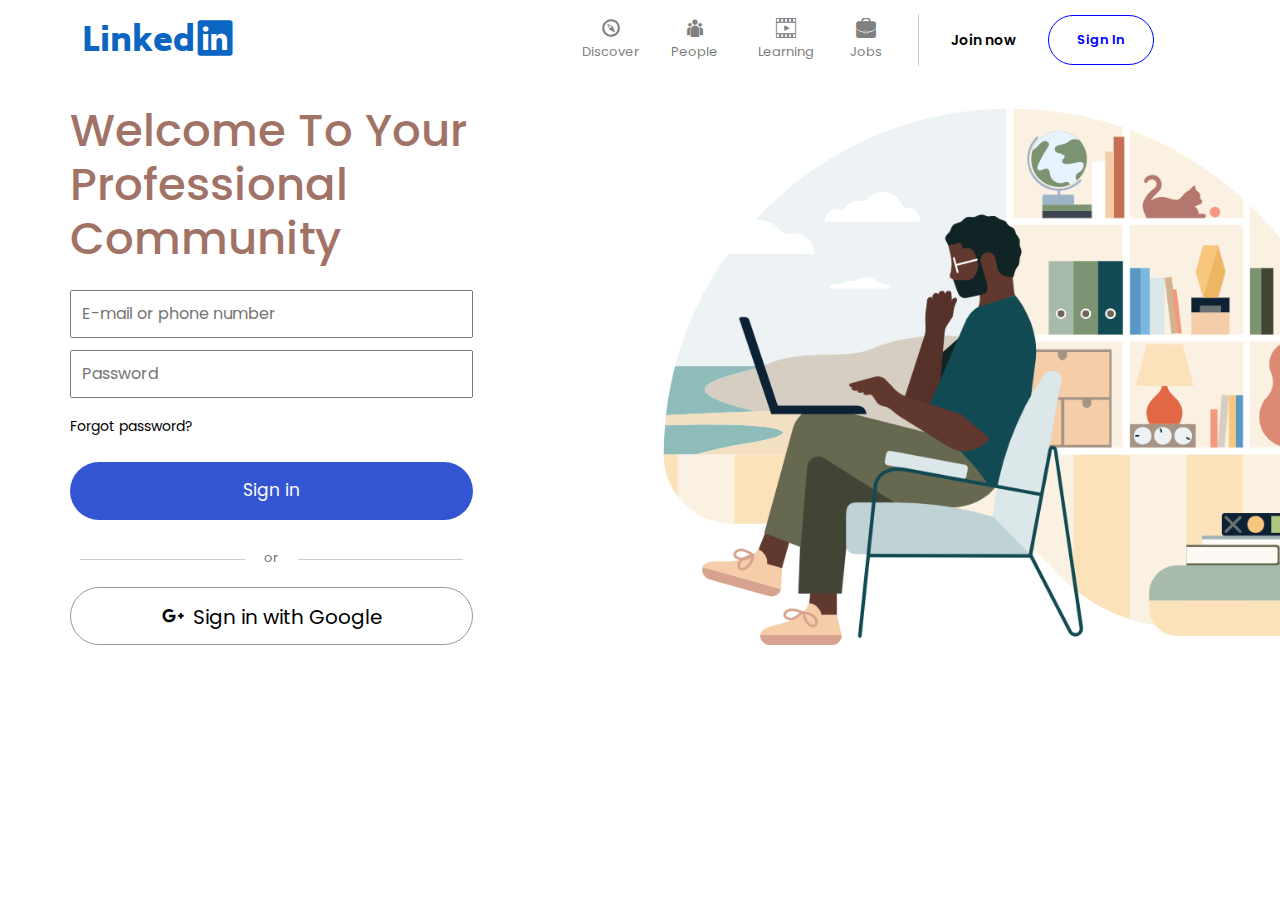
<file: index.html>
<!doctype html>
<html>
	<head>
		<title>sign</title>
		<meta charset="UTF-8">
		<meta name="viewport" content="width=device-width,initial-scale=1.0">
		<link href="image/linkedin-logo-3.png" rel="icon">
		<link rel="stylesheet" href="icofont/icofont.min.css">
		<link rel="stylesheet" href="css/bootstrap.min.css">
		<link rel="stylesheet" href="css/style.css">
	</head>
	<body>
		<section class="header bg-white mb-4">
			<div class="container">
				<nav class="navbar navbar-expand-lg">
				  <div class="container-fluid">
				  <div class="hdr-frt col-2 d-flex align-items-center" id="headlogo">
						<a class="logo-name fs-2 m-0 pt-2 text-decoration-none text-capitalize" href="#">linked</a>
						<a class="navbar-brand icon p-0 pb-1 m-0" href="#"><i class="icofont-linkedin"></i></a>
						<button class="navbar-toggler" type="button" data-bs-toggle="collapse" data-bs-target="#navbarSupportedContent" aria-controls="navbarSupportedContent" aria-expanded="false" aria-label="Toggle navigation">
						  <span class="navbar-toggler-icon"></span>
						</button>
					</div>
					<div class="col-7" id="headcont">
						<div class="collapse navbar-collapse bdr d-flex justify-content-end" id="navbarSupportedContent">
						  <ul class="navbar-nav m-0 p-1 mb-lg-0">
							<li class="nav-item text-center me-2">
							  <a class="nav-link pt-0 pb-0" title="Discover" href="#"><i class="icofont-compass fs-5 pt-1 text-primary"></i>
								<span class="m-0 text-primary fs-6 text-capitalize">discover</span></a>
							</li>
							<li class="nav-item text-center ms-2 me-3">
							  <a class="nav-link pt-0 pb-0" title="people" href="#"><i class="icofont-group fs-5 pt-1 text-primary"></i>
								<span class="m-0 fs-6 text-capitalize">People</span></a>
							</li>
							<li class="nav-item text-center ms-2 me-3">
							  <a class="nav-link pt-0 pb-0" title="Learning" href="#"><i class="icofont-video-alt fs-5 pt-1 text-primary"></i>
								<span class="m-0 text-primary fs-6 text-capitalize">learning</span></a>
							</li>
							<li class="nav-item text-center ms-1 me-4">
							  <a class="nav-link pt-0 pb-0" title="Jobs" href="#"><i class="icofont-bag-alt fs-5 pt-1 text-primary"></i>
								<span class="m-0 text-primary fs-6 text-capitalize">jobs</span></a>
							</li>
						  </ul>
						</div>
					</div>
					<div class="col-3 d-flex align-items-center">
						<div class="ps-2 m-0">
						  <span class="m-0 text-black d-inline-block text-capitalize rounded-pill pt-3 pb-3 ps-4 pe-4 bg-none join-back">join<span class="d-inline text-lowercase">&nbspnow</span></span></a>
						</div>
						<div class="butn m-0 ps-2">
						   <button id="swap" class="btn clr text-capitalize rounded-pill fs-6">sign in</button>
						</div>
					</div>
				  </div>
				</nav>
			</div>
		</section>
		<section class="sign-in" id="welcome">
			<div class="container">
				<div class="row">
					<div class="col-6 m-0">
						<h1 class="text-capitalize wel">welcome to your professional community</h1>
						<div id="clear">
							<form class="mt-4 f-width">
								<input title="enter your email" class="pad mb-2 w-100" type="email" id="loginmail" value="" placeholder="E-mail or phone number " required><br>
								<input title="enter your password" class="pad mt-1 w-100 position-relative" type="password" id="loginpassword" value="" placeholder="Password" maxlength=10 required>
								<!-- <span class="d-inline-block p-1 position-absolute text-muted rounded show">show</span> -->
								<div class="use text-start d-inline-block mt-3 mb-3">
									<a class="text-black" id="tochange" href="#">Forgot password?</a>
								</div>
								<div class="mt-2">
									<button id="get" class="sign-btn w-100 pt-3 pb-3 text-white text-capitalize rounded-pill">sign<span class="d-inline text-lowercase">&nbspin</span></button>
								</div>
								<div class="mt-2">
									<button id="create" class="sign-btn w-100 pt-3 pb-3 text-white text-capitalize rounded-pill none">sign<span class="d-inline text-lowercase">&nbspup</span></button>
								</div>
								<div class="or text-center d-flex align-items-center pt-1">
									<div class="line"></div>
									<p class="pt-3 pb-1 fs-6 text-muted">or</p>
									<div></div>
								</div>
								<div class="text-center border p-2 rounded-pill">
									<a class="text-decoration-none text-capitalize text-black fs-5" href="#"><i class="icofont-google-plus d-inline-block pe-2 pt-2 pb-2 fs-4"></i>sign<span class="d-inline text-lowercase">&nbspin</span><span class="d-inline text-lowercase">&nbspwith</span>&nbspgoogle</a>
								</div>
							</form>
						</div>
						<div id="sign-up" class="none">
							<form class="mt-4 f-width">
								<input title="enter your first name" class="mb-1 w-100 pt-2 pb-2 ps-1" type="text" id="Fname" value="" placeholder="firstname" required><br>
								<input title="enter your last name" class="mb-1 mt-1 w-100 pt-2 pb-2 ps-1" type="text" id="Lname" value="" placeholder="lastname" required><br>
								<input title="enter your email" class="mb-1 mt-1 w-100 pt-2 pb-2 ps-1" type="email" id="email" name="email" value="" placeholder="e-mail" required><br>
								<input title="enter your password" class="mb-1 mt-1 w-100 pt-2 pb-2 ps-1" type="password" id="password" name="password" value="" placeholder="password" maxlength=10 required><br>
								<input title="enter your conform password" class="mb-1 mt-1 w-100 pt-2 pb-2 ps-1" type="password" id="conpass" name="conpass" value="" placeholder="confirm password" maxlength=10 required><br>
								<label class="mb-1 mt-1 text-muted">Gender:</label>
								<input type="radio" id="gender" value="male" name="gender">
								<label for="gender">Male</label>
								<input type="radio" id="gender" value="female" name="gender">
								<label for="gender">Female</label><br>
								<input title="enter your date of birth" class="mb-1 mt-1 w-100 pt-2 pb-2 ps-1" type="date" id="date" value=""><br>
								<input type="tel" id="phone" class="mb-1 mt-1 w-100 pt-2 pb-2 ps-1" name="phone" value="" placeholder="Mobile number" pattern="[0-9]{3}-[0-9]{2}-[0-9]{3}" maxlength="10" required><br>
							</form>
							<div class="d-inline-block p-0 mt-2 me-2">
								<button id="got" class="sign-btn pt-3 pb-3 ps-4 pe-4 d-inline-block text-white text-capitalize rounded-pill">sign<span class="d-inline text-lowercase">&nbspup</button>
							</div>
							<div class="d-inline-block p-0 mt-2 ms-2">
								<button id="remove" class="sign-btn pt-3 pb-3 ps-4 pe-4 d-inline-block text-white text-capitalize rounded-pill">cancel</button>
							</div>
						</div>
						<div id="forgot" class="none">
							<form class="mt-4 f-width">
								<input class="mb-1 w-100 pt-2 pb-2 ps-1" title="enter your password" type="password" id="forgot_pass" value="" placeholder="password" required><br>
								<input class="mb-2 mt-2 w-100 pt-2 pb-2 ps-1" title="enter your conform password" type="password" id="forgot_confirm" value="" placeholder="confirm password" required><br>
							</form>
							<div class="d-inline-block p-0 mt-2">
								<button id="for_change" class="sign-btn pt-3 pb-3 ps-4 pe-4 d-inline-block text-white text-capitalize rounded-pill">submit</button>
							</div>
					   </div>
					 </div>
					 <div class="col-6 none">
					 </div>
				</div>
			</div>
		</section>
		
		<!------- header ------>
		<section class="none" id="combaine">
			<section class="header bg-white mb-3 position-fixed top-0 left-0 w-100">
				<div class="container">
					<nav class="navbar navbar-expand-lg p-0">
					  <div class="container-fluid">
					  <div class="hdr-frt col-3 d-flex align-items-center">
							<a class="navbar-brand icon p-0 m-0" href="#"><i class="icofont-linkedin"></i></a>
							<form class="m-0 ps-3">
								<input class="sch" type="search" placeholder="search">
							</form>
							<button class="navbar-toggler" type="button" data-bs-toggle="collapse" data-bs-target="#navbarSupportedContent" aria-controls="navbarSupportedContent" aria-expanded="false" aria-label="Toggle navigation">
							  <span class="navbar-toggler-icon"></span>
							</button>
						</div>
						<div class="col-6">
							<div class="collapse navbar-collapse bdr d-flex justify-content-end" id="navbarSupportedContent">
							  <ul class="navbar-nav mb-lg-0">
								<li class="nav-item text-center br-bottom">
								  <a class="nav-link position-relative" aria-current="page" title="Home" href="#"><i class="icofont-home fs-4 text-primary"></i>
									  <span class="position-absolute position-x translate-middle p-2 ring bg-danger border border-light rounded-circle">
										<span class="visually-hidden">New alerts</span>
									  </span>
									  <span class="m-0 text-primary fs-6 text-capitalize">home</span></a>
								</li>
								<li class="nav-item text-center ms-2 me-2 active">
								  <a class="nav-link" title="My network" href="#"><i class="icofont-group fs-4 text-primary"></i>
									<span class="m-0 fs-6 text-capitalize">my network</span></a>
								</li>
								<li class="nav-item text-center ms-2 me-2 br-bottom">
								  <a class="nav-link" title="Jobs" href="#"><i class="icofont-bag-alt fs-4 text-primary"></i>
									<span class="m-0 text-primary fs-6 text-capitalize">jobs</span></a>
								</li>
								<li class="nav-item text-center ms-2 me-2 br-bottom">
								  <a class="nav-link" title="Messaging" href="#"><i class="icofont-facebook-messenger fs-4 text-primary"></i>
									<span class="m-0 text-primary fs-6 text-capitalize">messaging</span></a>
								</li>
								<li class="nav-item text-center ms-2 me-2 br-bottom">
								  <a class="nav-link position-relative" title="Notification" href="#"><i class="icofont-notification fs-4 text-primary"></i>
									  <span class="position-absolute position translate-middle ps-1 pe-1 bg-danger border border-light rounded-pill">
										<span class="text-white font">24</span>
									  </span>
									  <span class="m-0 text-primary fs-6 text-capitalize">notification</span></a>
								</li>
								<li class="nav-item text-center pt ms-3 me-3 hover">
								  <img class="me" src="image/img-pro.jpg">
									  <a class="nav-link dropdown-toggle p-0 text-capitalize fs-6" href="#" role="button" data-bs-toggle="dropdown" aria-expanded="false">
										me
									  </a>
								</li>
							  </ul>
							</div>
						</div>
						<div class="col-3 d-flex">
							<div class="ps-3 hover m-0">
								<a class="none d-inline-block" title="Work" href="#"><i class="icofont-navigation-menu fs-4 text-primary text-center ps-2"></i>
									<span class="m-0 text-primary fs-6 text-capitalize text-center">
										<span class="nav-link dropdown-toggle m-0 text-primary fs-6 text-capitalize p-0" href="#" role="button" data-bs-toggle="dropdown" aria-expanded="false">
										work
										</span>
									</span>
								</a>
							</div>
							<a class="vip m-0" href="#">Get hired faster.<br>Try Premium free.</a>
							<div class="logout hover text-center">
								<a id="logout" class="none d-inline-block pt-1" href="#"><i class="icofont-logout fs-5 text-primary text-center"></i></a><span class="d-block fs-6 text-primary">logout</span>
						    </div>
						</div>
					  </div>
					</nav>
				</div>
			</section>
	   <!------ header ------->
	   <!------ banner ------->
			<section class="banner d-flex">
				<div class="container">
					<div class="row">
						<div class="col-4 p-0">
							<div class="h-100">
								<div class="aside pt-3">
									<h6 class="ps-3">Manage my network</h6>
									<!-- <h6 id="apply" class="ps-3"></h6> -->
									<ul class="p-0">
										<li><a class="text-decoration-none d-block text-muted mt-2 mb-2 ps-3" href="#"><i class="icofont-group-students pe-3 fs-4 pt-1 d-inline-block"></i>Connecions</a></li>
										<li><a class="text-decoration-none d-block text-muted mt-2 mb-2 ps-3" href="#"><i class="icofont-contacts pe-3 fs-4 pt-1 d-inline-block"></i>Contact</a></li>
										<li><a class="text-decoration-none d-block text-muted mt-2 mb-2 ps-3" href="#"><i class="icofont-student-alt pe-3 fs-4 pt-1 d-inline-block"></i>Following & Followers</a></li>
										<li><a class="text-decoration-none d-block text-muted mt-2 mb-2 ps-3" href="#"><i class="icofont-ui-calendar pe-3 fs-4 pt-1 d-inline-block"></i>Events</a></li>
										<li><a class="text-decoration-none d-block text-muted mt-2 mb-2 ps-3" href="#"><i class="icofont-page pe-3 fs-4 pt-1 d-inline-block"></i>Pages</a></li>
										<li><a class="text-decoration-none d-block text-muted mt-2 mb-2 ps-3" href="#"><i class="icofont-newspaper pe-3 fs-4 pt-1 d-inline-block"></i>Newsletter</a></li>
										<li><a class="text-decoration-none d-block text-muted mt-2 mb-2 ps-3" href="#"><i class="icofont-slack pe-3 fs-4 pt-1 d-inline-block"></i>hastags</a></li>
									</ul>
									<a class="text-decoration-none d-inline-block text-muted mt-1 mb-2 arrow p-1 ms-3" href="#">Show less<i class="icofont-curved-up ps-1 fs-5"></i></a>
								</div>
								<img src="image/aside-img.png" width="100%" height="auto">
							</div>
						</div>
						<div class="col-8">
							<div class="d-flex bnr-title justify-content-between ps-2 pe-2 pt-1 pb-1 bg-white rounded align-items-center mb-3">
								<p class="m-0">No pending invitations</p>
								<a class="m-0 text-decoration-none" href="#">Manage</a>
							</div>
							<div id="task">
								<div class="box-title w-100 pt-2 ps-3 pe-3 d-flex justify-content-between align-items-center">
									<p class="d-inline m-0">People who follow Velmurugan Seenipandian also follow</p>
									<a class="text-decoration-none m-0 text-muted see d-inline-block" href="">See all</a>
								</div>
							</div>
						</div>
					</div>
				</div>
			</section>
		</section>
	<!------ banner --------->
	<script src="js/bootstrap.bundle.min.js"></script>
	<script src="js/main.js"></script>
	</body>
</html>
</file>
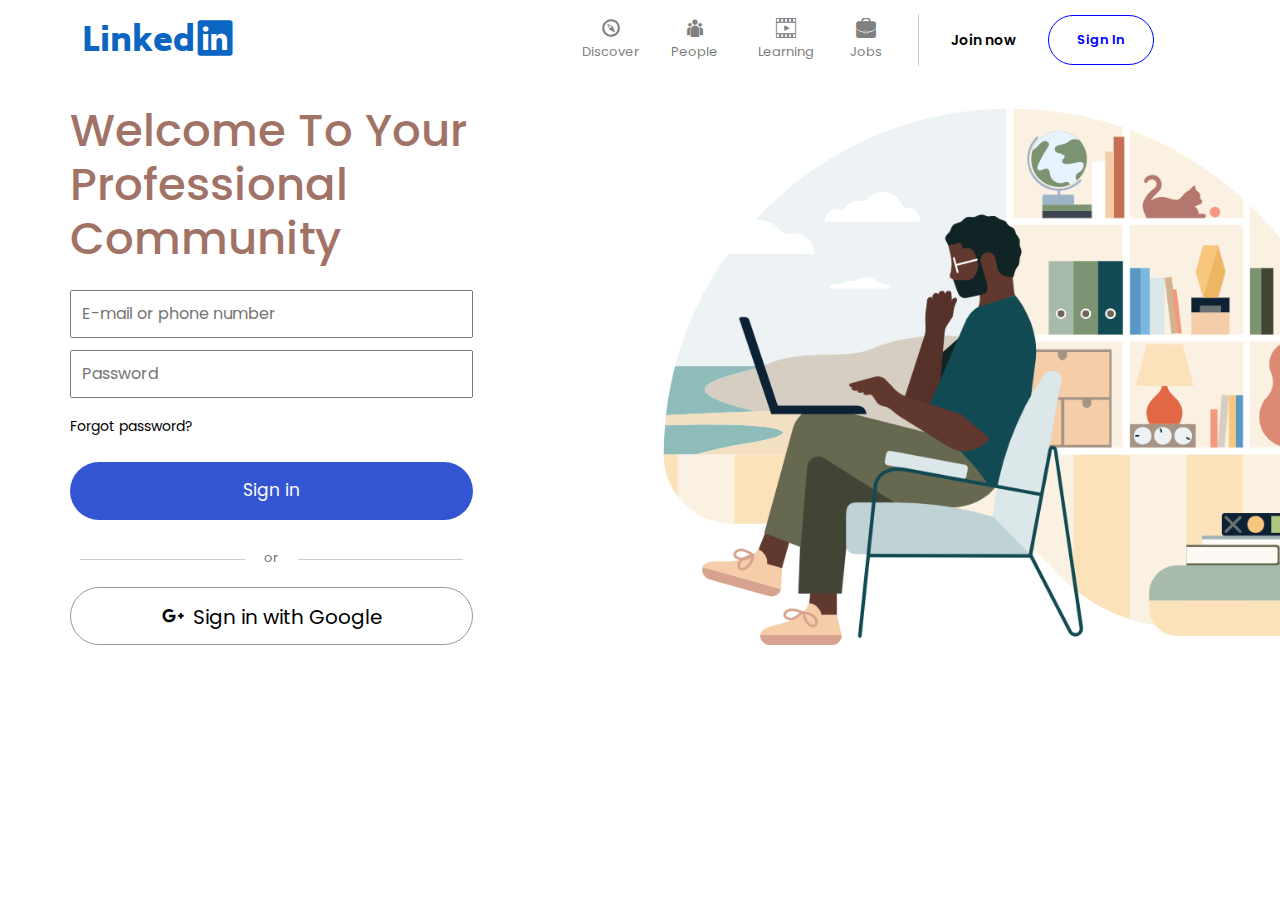
<file: index.html.html>
<!doctype html>
<html>
	<head>
		<title>sign</title>
		<meta charset="UTF-8">
		<meta name="viewport" content="width=device-width,initial-scale=1.0">
		<link href="image/linkedin-logo-3.png" rel="icon">
		<link rel="stylesheet" href="icofont/icofont.min.css">
		<link rel="stylesheet" href="css/bootstrap.min.css">
		<link rel="stylesheet" href="css/style.css">
	</head>
	<body>
		<section class="header bg-white mb-4">
			<div class="container">
				<nav class="navbar navbar-expand-lg">
				  <div class="container-fluid">
				  <div class="hdr-frt col-2 d-flex align-items-center" id="headlogo">
						<a class="logo-name fs-2 m-0 pt-2 text-decoration-none text-capitalize" href="#">linked</a>
						<a class="navbar-brand icon p-0 pb-1 m-0" href="#"><i class="icofont-linkedin"></i></a>
						<button class="navbar-toggler" type="button" data-bs-toggle="collapse" data-bs-target="#navbarSupportedContent" aria-controls="navbarSupportedContent" aria-expanded="false" aria-label="Toggle navigation">
						  <span class="navbar-toggler-icon"></span>
						</button>
					</div>
					<div class="col-7" id="headcont">
						<div class="collapse navbar-collapse bdr d-flex justify-content-end" id="navbarSupportedContent">
						  <ul class="navbar-nav m-0 p-1 mb-lg-0">
							<li class="nav-item text-center me-2">
							  <a class="nav-link pt-0 pb-0" title="Discover" href="#"><i class="icofont-compass fs-5 pt-1 text-primary"></i>
								<span class="m-0 text-primary fs-6 text-capitalize">discover</span></a>
							</li>
							<li class="nav-item text-center ms-2 me-3">
							  <a class="nav-link pt-0 pb-0" title="people" href="#"><i class="icofont-group fs-5 pt-1 text-primary"></i>
								<span class="m-0 fs-6 text-capitalize">People</span></a>
							</li>
							<li class="nav-item text-center ms-2 me-3">
							  <a class="nav-link pt-0 pb-0" title="Learning" href="#"><i class="icofont-video-alt fs-5 pt-1 text-primary"></i>
								<span class="m-0 text-primary fs-6 text-capitalize">learning</span></a>
							</li>
							<li class="nav-item text-center ms-1 me-4">
							  <a class="nav-link pt-0 pb-0" title="Jobs" href="#"><i class="icofont-bag-alt fs-5 pt-1 text-primary"></i>
								<span class="m-0 text-primary fs-6 text-capitalize">jobs</span></a>
							</li>
						  </ul>
						</div>
					</div>
					<div class="col-3 d-flex align-items-center">
						<div class="ps-2 m-0">
						  <span class="m-0 text-black d-inline-block text-capitalize rounded-pill pt-3 pb-3 ps-4 pe-4 bg-none join-back">join<span class="d-inline text-lowercase">&nbspnow</span></span></a>
						</div>
						<div class="butn m-0 ps-2">
						   <button id="swap" class="btn clr text-capitalize rounded-pill fs-6">sign in</button>
						</div>
					</div>
				  </div>
				</nav>
			</div>
		</section>
		<section class="sign-in" id="welcome">
			<div class="container">
				<div class="row">
					<div class="col-6 m-0">
						<h1 class="text-capitalize wel">welcome to your professional community</h1>
						<div id="clear">
							<form class="mt-4 f-width">
								<input title="enter your email" class="pad mb-2 w-100" type="email" id="loginmail" value="" placeholder="E-mail or phone number " required><br>
								<input title="enter your password" class="pad mt-1 w-100 position-relative" type="password" id="loginpassword" value="" placeholder="Password" maxlength="10" required>
								<!-- <span class="d-inline-block p-1 position-absolute text-muted rounded show">show</span> -->
								<div class="use text-start d-inline-block mt-3 mb-3">
									<a class="text-black" id="tochange" href="#">Forgot password?</a>
								</div>
								<div class="mt-2">
									<button id="get" class="sign-btn w-100 pt-3 pb-3 text-white text-capitalize rounded-pill">sign<span class="d-inline text-lowercase">&nbspin</span></button>
								</div>
								<div class="mt-2">
									<button id="create" class="sign-btn w-100 pt-3 pb-3 text-white text-capitalize rounded-pill none">sign<span class="d-inline text-lowercase">&nbspup</span></button>
								</div>
								<div class="or text-center d-flex align-items-center pt-1">
									<div class="line"></div>
									<p class="pt-3 pb-1 fs-6 text-muted">or</p>
									<div></div>
								</div>
								<div class="text-center border p-2 rounded-pill">
									<a class="text-decoration-none text-capitalize text-black fs-5" href="#"><i class="icofont-google-plus d-inline-block pe-2 pt-2 pb-2 fs-4"></i>sign<span class="d-inline text-lowercase">&nbspin</span><span class="d-inline text-lowercase">&nbspwith</span>&nbspgoogle</a>
								</div>
							</form>
						</div>
						<div id="sign-up" class="none">
							<form class="mt-4 f-width">
								<input title="enter your first name" class="mb-1 w-100 pt-2 pb-2 ps-1" type="text" id="Fname" value="" placeholder="firstname" required><br>
								<input title="enter your last name" class="mb-1 mt-1 w-100 pt-2 pb-2 ps-1" type="text" id="Lname" value="" placeholder="lastname" required><br>
								<input title="enter your email" class="mb-1 mt-1 w-100 pt-2 pb-2 ps-1" type="email" id="email" name="email" value="" placeholder="e-mail" required><br>
								<input title="enter your password" class="mb-1 mt-1 w-100 pt-2 pb-2 ps-1" type="password" id="password" name="password" value="" placeholder="password" maxlength="10" required><br>
								<input title="enter your conform password" class="mb-1 mt-1 w-100 pt-2 pb-2 ps-1" type="password" id="conpass" name="conpass" value="" placeholder="confirm password" maxlength="10" required><br>
								<label class="mb-1 mt-1 text-muted">Gender:</label>
								<input type="radio" id="gender" value="male" name="gender">
								<label for="gender">Male</label>
								<input type="radio" id="gender" value="female" name="gender">
								<label for="gender">Female</label><br>
								<input title="enter your date of birth" class="mb-1 mt-1 w-100 pt-2 pb-2 ps-1" type="date" id="date" value=""><br>
								<input type="tel" id="phone" class="mb-1 mt-1 w-100 pt-2 pb-2 ps-1" name="phone" value="" placeholder="Mobile number" pattern="[0-9]{3}-[0-9]{2}-[0-9]{3}" maxlength="10" required><br>
							</form>
							<div class="d-inline-block p-0 mt-2 me-2">
								<button id="got" class="sign-btn pt-3 pb-3 ps-4 pe-4 d-inline-block text-white text-capitalize rounded-pill">sign<span class="d-inline text-lowercase">&nbspup</button>
							</div>
							<div class="d-inline-block p-0 mt-2 ms-2">
								<button id="remove" class="sign-btn pt-3 pb-3 ps-4 pe-4 d-inline-block text-white text-capitalize rounded-pill">cancel</button>
							</div>
						</div>
						<div id="forgot" class="none">
							<form class="mt-4 f-width">
								<input class="mb-1 w-100 pt-2 pb-2 ps-1" title="enter your password" type="password" id="forgot_pass" value="" placeholder="password" required><br>
								<input class="mb-2 mt-2 w-100 pt-2 pb-2 ps-1" title="enter your conform password" type="password" id="forgot_confirm" value="" placeholder="confirm password" required><br>
							</form>
							<div class="d-inline-block p-0 mt-2">
								<button id="for_change" class="sign-btn pt-3 pb-3 ps-4 pe-4 d-inline-block text-white text-capitalize rounded-pill">submit</button>
							</div>
					   </div>
					 </div>
					 <div class="col-6 none">
					 </div>
				</div>
			</div>
		</section>
		
		<!------- header ------>
		<section class="none" id="combaine">
			<section class="header bg-white mb-3 position-fixed top-0 left-0 w-100">
				<div class="container">
					<nav class="navbar navbar-expand-lg p-0">
					  <div class="container-fluid">
					  <div class="hdr-frt col-3 d-flex align-items-center">
							<a class="navbar-brand icon p-0 m-0" href="#"><i class="icofont-linkedin"></i></a>
							<form class="m-0 ps-3">
								<input class="sch" type="search" placeholder="search">
							</form>
							<button class="navbar-toggler" type="button" data-bs-toggle="collapse" data-bs-target="#navbarSupportedContent" aria-controls="navbarSupportedContent" aria-expanded="false" aria-label="Toggle navigation">
							  <span class="navbar-toggler-icon"></span>
							</button>
						</div>
						<div class="col-6">
							<div class="collapse navbar-collapse bdr d-flex justify-content-end" id="navbarSupportedContent">
							  <ul class="navbar-nav mb-lg-0">
								<li class="nav-item text-center br-bottom">
								  <a class="nav-link position-relative" aria-current="page" title="Home" href="#"><i class="icofont-home fs-4 text-primary"></i>
									  <span class="position-absolute position-x translate-middle p-2 ring bg-danger border border-light rounded-circle">
										<span class="visually-hidden">New alerts</span>
									  </span>
									  <span class="m-0 text-primary fs-6 text-capitalize">home</span></a>
								</li>
								<li class="nav-item text-center ms-2 me-2 active">
								  <a class="nav-link" title="My network" href="#"><i class="icofont-group fs-4 text-primary"></i>
									<span class="m-0 fs-6 text-capitalize">my network</span></a>
								</li>
								<li class="nav-item text-center ms-2 me-2 br-bottom">
								  <a class="nav-link" title="Jobs" href="#"><i class="icofont-bag-alt fs-4 text-primary"></i>
									<span class="m-0 text-primary fs-6 text-capitalize">jobs</span></a>
								</li>
								<li class="nav-item text-center ms-2 me-2 br-bottom">
								  <a class="nav-link" title="Messaging" href="#"><i class="icofont-facebook-messenger fs-4 text-primary"></i>
									<span class="m-0 text-primary fs-6 text-capitalize">messaging</span></a>
								</li>
								<li class="nav-item text-center ms-2 me-2 br-bottom">
								  <a class="nav-link position-relative" title="Notification" href="#"><i class="icofont-notification fs-4 text-primary"></i>
									  <span class="position-absolute position translate-middle ps-1 pe-1 bg-danger border border-light rounded-pill">
										<span class="text-white font">24</span>
									  </span>
									  <span class="m-0 text-primary fs-6 text-capitalize">notification</span></a>
								</li>
								<li class="nav-item text-center pt ms-3 me-3 hover">
								  <img class="me" src="image/img-pro.jpg">
									  <a class="nav-link dropdown-toggle p-0 text-capitalize fs-6" href="#" role="button" data-bs-toggle="dropdown" aria-expanded="false">
										me
									  </a>
								</li>
							  </ul>
							</div>
						</div>
						<div class="col-3 d-flex">
							<div class="ps-3 hover m-0">
								<a class="none d-inline-block" title="Work" href="#"><i class="icofont-navigation-menu fs-4 text-primary text-center ps-2"></i>
									<span class="m-0 text-primary fs-6 text-capitalize text-center">
										<span class="nav-link dropdown-toggle m-0 text-primary fs-6 text-capitalize p-0" href="#" role="button" data-bs-toggle="dropdown" aria-expanded="false">
										work
										</span>
									</span>
								</a>
							</div>
							<a class="vip m-0" href="#">Get hired faster.<br>Try Premium free.</a>
							<div class="logout hover text-center">
								<a id="logout" class="none d-inline-block pt-1" href="#"><i class="icofont-logout fs-5 text-primary text-center"></i></a><span class="d-block fs-6 text-primary">logout</span>
						    </div>
						</div>
					  </div>
					</nav>
				</div>
			</section>
	   <!------ header ------->
	   <!------ banner ------->
			<section class="banner d-flex">
				<div class="container">
					<div class="row">
						<div class="col-4 p-0">
							<div class="h-100">
								<div class="aside pt-3">
									<h6 class="ps-3">Manage my network</h6>
									<!-- <h6 id="apply" class="ps-3"></h6> -->
									<ul class="p-0">
										<li><a class="text-decoration-none d-block text-muted mt-2 mb-2 ps-3" href="#"><i class="icofont-group-students pe-3 fs-4 pt-1 d-inline-block"></i>Connecions</a></li>
										<li><a class="text-decoration-none d-block text-muted mt-2 mb-2 ps-3" href="#"><i class="icofont-contacts pe-3 fs-4 pt-1 d-inline-block"></i>Contact</a></li>
										<li><a class="text-decoration-none d-block text-muted mt-2 mb-2 ps-3" href="#"><i class="icofont-student-alt pe-3 fs-4 pt-1 d-inline-block"></i>Following & Followers</a></li>
										<li><a class="text-decoration-none d-block text-muted mt-2 mb-2 ps-3" href="#"><i class="icofont-ui-calendar pe-3 fs-4 pt-1 d-inline-block"></i>Events</a></li>
										<li><a class="text-decoration-none d-block text-muted mt-2 mb-2 ps-3" href="#"><i class="icofont-page pe-3 fs-4 pt-1 d-inline-block"></i>Pages</a></li>
										<li><a class="text-decoration-none d-block text-muted mt-2 mb-2 ps-3" href="#"><i class="icofont-newspaper pe-3 fs-4 pt-1 d-inline-block"></i>Newsletter</a></li>
										<li><a class="text-decoration-none d-block text-muted mt-2 mb-2 ps-3" href="#"><i class="icofont-slack pe-3 fs-4 pt-1 d-inline-block"></i>hastags</a></li>
									</ul>
									<a class="text-decoration-none d-inline-block text-muted mt-1 mb-2 arrow p-1 ms-3" href="#">Show less<i class="icofont-curved-up ps-1 fs-5"></i></a>
								</div>
								<img src="image/aside-img.png" width="100%" height="auto">
							</div>
						</div>
						<div class="col-8">
							<div class="d-flex bnr-title justify-content-between ps-2 pe-2 pt-1 pb-1 bg-white rounded align-items-center mb-3">
								<p class="m-0">No pending invitations</p>
								<a class="m-0 text-decoration-none" href="#">Manage</a>
							</div>
							<div id="task">
								<div class="box-title w-100 pt-2 ps-3 pe-3 d-flex justify-content-between align-items-center">
									<p class="d-inline m-0">People who follow Velmurugan Seenipandian also follow</p>
									<a class="text-decoration-none m-0 text-muted see d-inline-block" href="">See all</a>
								</div>
							</div>
						</div>
					</div>
				</div>
			</section>
		</section>
	<!------ banner --------->
	<script src="js/bootstrap.bundle.min.js"></script>
	<script src="js/main.js"></script>
	</body>
</html>
</file>
<file: css/style.css>
@import url('https://fonts.googleapis.com/css2?family=Poppins:wght@300&display=swap');
@import url('https://fonts.googleapis.com/css2?family=Biryani:wght@700&family=Poppins:wght@300&display=swap');
* {
	padding: 0px;
	margin: 0 auto;
	box-sizing: border-box;
}
.border:hover {
    border: 1px solid black !important;
	background: #f3f3f3;
}
.border {
	border: 1px solid #999 !important;
}
.logo-name {
	font-weight: 900;
	color: #0a66c2;
	font-family: 'Biryani', sans-serif;
}
.logo-name:hover {
	color: #0a66c2;
}
.icon:hover {
	color: #0a66c2;
}
#basic {
	border: 1px solid #ccc;
	padding: 10px 25px 10px 25px;
	border-radius: 5px;
	box-shadow: 0px 0px 5px #ccc;
}
.forgot-pass {
	border: 1px solid #ccc;
	padding: 10px 25px 10px 25px;
	border-radius: 5px;
	box-shadow: 0px 0px 5px #ccc;
	width: 405px;
	background: none;
}
.text-danger {
	color: #8df307db !important;
	font-weight: 600;
	text-shadow: 0px 0px 3px white;
}
.pad {
	padding: 10px 20px 10px 10px;
}
.f-width {
	width: 100%;
	padding-right: 155px;
}
.sign-btn {
	border: none;
	background: #1f44cde8;
	font-size: 17px;
}
/* .show {
	top: 305px;
    left: 450px;
}
.show:hover {
	background: #d1cbcb26;
} */
.or div {
	background: #ccc;
	width: 165px;
	height: 1px;
}
.use a {
	text-decoration: none;
}
.use:hover a {
	color: blue !important;
    text-decoration-line: underline;
	text-decoration-style: 1px solid blue;
}
p.p-font {
	font-size: 8px;
}
#new {
	border: 1px solid #ccc;
	padding: 10px 25px 10px 25px;
	border-radius: 5px;
	box-shadow: 0px 0px 5px #ccc;
}
.none {
	display: none;
}
.bg-none {
	font-weight: 600;
	font-size: 14px;
}
.bg-none:hover {
	background: #d1cbcb26;
}
.clr {
	border: 1px solid blue;
	color: blue;
	font-weight: 600;
	padding: 14px 28px;
}
.clr:hover {
	border: 1px solid blue;
	color: blue;
	background: #cdcdef69;
}
.wel {
	font-size: 45px;
	color: #a17266;
}
.sign-in {
	background-image: url("../image/login-back.png");
	background-repeat: no-repeat;
	background-attachment: scroll;
	background-size: contain;
	background-position: right bottom;
}
/*------ header ------*/
.container {
	width: 1200px;
	padding: 0px;
}
body {
	/* background: #cccccc26; */
	font-family: poppins,san-serif;
}
.header {
	z-index: 999;
}
.icon {
	font-size: 40px;
	color: #0a66c2;
}
.text-primary {
	color: gray !important;
}
img.me {
	width: 30px;
	height: auto;
	border-radius: 50px;
}
span {
	display: block;
}
li a {
	text-decoration: none;
}
.bdr {
	border-right: 1px solid #ccc;
}
.position {
	top: 22%;
	right: 10%;
}
.position-x {
	top: 22%;
	right: 8%;
}
.ring {
	padding: 3px !important;
	background: white !important;
	border: 4px solid rgb(220,53,69) !important;
}
.font {
	font-size: 10px;
}
.sch {
	border: none;
	width: 100%;
	height: auto;
	padding: 5px 10px;
	border-radius: 2px;
	background: #eef3f8;
}
.vip {
	color: #9b7301;
	text-decoration-style: 1px solid #9b7301 !important;
	font-size: 12px;
	padding-left: 20px;
	padding-top: 5px;
}
.vip:hover {
	color: black;
	text-decoration-color: black;
}
.none {
	text-decoration: none;
}
.pt {
	padding-top: 6px;
}
.br-bottom {
	border-bottom: 2px solid transparent;
}
.br-bottom:hover {
	color: black;
}
.active {
	border-bottom: 2px solid black;
}
.active i {
	color: black !important;
}
.active a {
	color: black !important;
}
li:hover i {
	color: black !important;
}
li:hover span {
	color: black !important;
}
.hover:hover a {
	color: black !important;
}
.hover:hover i {
	color: black !important;
}
.hover:hover span {
	color: black !important;
}
.fs-6 {
	font-size: 13px !important;
}
/*------ script ------*/
.banner {
	padding-top: 25px;
}
.h-100 {
	border-radius: 5px;
	background: white;
	margin: 0 20px;
	border: 1px solid #ccc;
}
.aside {
	border-bottom: 1px solid #ccc;
}
.aside a:hover {
	background: #ccc;
}
#task {
	display: flex;
	flex-wrap: wrap;
	background: white;
	border-radius: 5px;
	padding-bottom: 8px;
	border: 1px solid #ccc;
}
.box {
    border: 1px solid #ccc;
    width: 234px;
    height: auto;
    border-radius: 10px;
	margin: 8px;
	overflow: hidden;
	position: relative;
	transition: all 0.4s ease;
}
.box:hover {
	box-shadow: 0px 2px 2px #8b8686;
	transition: all 0.4s ease;
}
.bnr-title {
	border: 1px solid #ccc;
}
.bnr-title p {
	font-size: 14px;
	color: #565555;
}
.bnr-title a {
	font-size: 15px;
	padding: 5px;
	color: #8b8686;
}
.bnr-title a:hover {
	background: #d3d0d080;
	border-radius: 3px;
}
.back-img {
	background-image: url("../image/back-img.png");
	background-position: top;
	background-repeat: no-repeat;
	background-size: cover;
	padding: 30px;
}
.box-img {
	position: absolute;
	top: 25px;
	left: 15px;
}
.box-img img {
	width: 65px;
	height: auto;
	border-radius: 50px;
}
.box-cont {
	padding: 35px 10px 0 10px;
}
.box-cont h3 {
	font-size: 18px;
	text-transform: capitalize;
	color: #0e0606;
	margin: 0px;
	padding-bottom: 10px;
}
.box-cont h4 {
	font-size: 16px;
	text-transform: capitalize;
	color: #605d5d;
	margin: 0px;
	padding-bottom: 10px;
}
.box-cont h6 {
	font-size: 12px;
	text-transform: capitalize;
	color: #565454f0;
	margin: 0px;
	padding-bottom: 20px;
}
.box button {
	text-transform: capitalize;
	color: blue;
	text-align: center;
	border: 1px solid blue;
	background: none;
	margin-bottom: 10px;
	padding: 5px;
	display: block;
	width: 100%;
	border-radius: 25px;
	transition: all 0.3s ease;
}
.box button:hover {
	outline: 1px solid blue;
	background: #b9def969;
	transition: all 0.3s ease;
}
.arrow {
	font-size: 15px;
	padding: 3px 4px;
}
.arrow:hover {
	background: #cccccc78 !important;
	border-radius: 3px;
}
.see {
	padding: 3px;
	border-radius: 5px;
}
.see:hover {
    background: #d3d0d080;
}
.aside ul li {
	list-style: none;
}
.box-title p,a {
	font-size: 14px;
}
.back {
	background: #04040482;
	border-radius: 50px;
	width: 33px;
	height: auto;
	padding: 15px;
	position: absolute;
	right: 12px;
	top: 10px;
}
.cancel:after {
	content: "";
	padding: 3px 3px;
	border-top: 2px solid white;
	border-left: 2px solid white;
	display: inline-block;
	position: absolute;
    top: 11px;
	left: 17px;
	transform: rotate(-45deg);
}
.cancel:before {
	content: "";
	padding: 3px 3px;
	border-bottom: 2px solid white;
	border-right: 2px solid white;
	display: inline-block;
	position: absolute;
    top: 11px;
	left: 8px;
	transform: rotate(-45deg);
}
</file>
